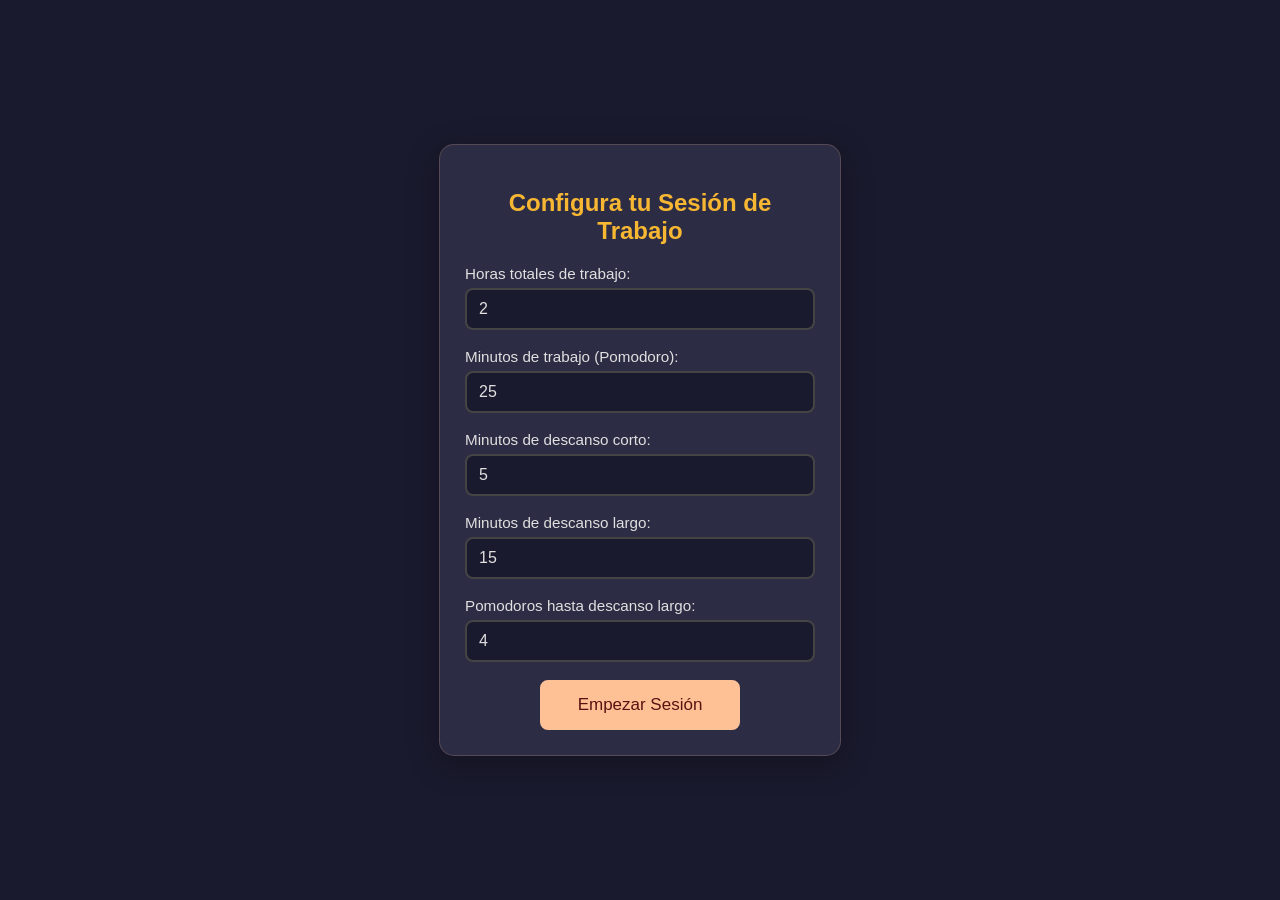
<file: index.html>
<!DOCTYPE html>
<html lang="es">
<head>
    <meta charset="UTF-8">
    <meta name="viewport" content="width=device-width, initial-scale=1.0">
    <title>k-pomodoro Timer</title>
    <link rel="stylesheet" href="style.css">
    <link rel="icon" href="./assets/logo_koala.png" type="image/x-icon">
</head>
<body>

    <div id="app-container">
        <!-- Nuevo Panel de Configuración Completo -->
        <div id="config-panel">
            <h2>Configura tu Sesión de Trabajo</h2>
            
            <div class="input-group">
                <label for="total-hours">Horas totales de trabajo:</label>
                <input type="number" id="total-hours" value="2" min="1" max="12">
            </div>
            
            <div class="input-group">
                <label for="work-minutes">Minutos de trabajo (Pomodoro):</label>
                <input type="number" id="work-minutes" value="25" min="5" max="60">
            </div>
            
            <div class="input-group">
                <label for="short-break-minutes">Minutos de descanso corto:</label>
                <input type="number" id="short-break-minutes" value="5" min="1" max="30">
            </div>
            
            <div class="input-group">
                <label for="long-break-minutes">Minutos de descanso largo:</label>
                <input type="number" id="long-break-minutes" value="15" min="5" max="60">
            </div>
            
            <div class="input-group">
                <label for="pomodoros-until-long">Pomodoros hasta descanso largo:</label>
                <input type="number" id="pomodoros-until-long" value="4" min="2" max="8">
            </div>
            
            <button id="set-time-btn">
                <span>Empezar Sesión</span>
                <div class="star-1"><svg viewBox="0 0 512 512" xml:space="preserve" height="25px" width="25px" version="1.1" xmlns="http://www.w3.org/2000/svg"><polygon points="256.001,0 332.099,183.473 512,197.334 377.222,322.617 412.329,512 256.001,411.23 99.673,512 134.78,322.617 0,197.334 179.903,183.473 "/></svg></div>
                <div class="star-2"><svg viewBox="0 0 512 512" xml:space="preserve" height="15px" width="15px" version="1.1" xmlns="http://www.w3.org/2000/svg"><polygon points="256.001,0 332.099,183.473 512,197.334 377.222,322.617 412.329,512 256.001,411.23 99.673,512 134.78,322.617 0,197.334 179.903,183.473 "/></svg></div>
                <div class="star-3"><svg viewBox="0 0 512 512" xml:space="preserve" height="5px" width="5px" version="1.1" xmlns="http://www.w3.org/2000/svg"><polygon points="256.001,0 332.099,183.473 512,197.334 377.222,322.617 412.329,512 256.001,411.23 99.673,512 134.78,322.617 0,197.334 179.903,183.473 "/></svg></div>
                <div class="star-4"><svg viewBox="0 0 512 512" xml:space="preserve" height="8px" width="8px" version="1.1" xmlns="http://www.w3.org/2000/svg"><polygon points="256.001,0 332.099,183.473 512,197.334 377.222,322.617 412.329,512 256.001,411.23 99.673,512 134.78,322.617 0,197.334 179.903,183.473 "/></svg></div>
                <div class="star-5"><svg viewBox="0 0 512 512" xml:space="preserve" height="15px" width="15px" version="1.1" xmlns="http://www.w3.org/2000/svg"><polygon points="256.001,0 332.099,183.473 512,197.334 377.222,322.617 412.329,512 256.001,411.23 99.673,512 134.78,322.617 0,197.334 179.903,183.473 "/></svg></div>
                <div class="star-6"><svg viewBox="0 0 512 512" xml:space="preserve" height="5px" width="5px" version="1.1" xmlns="http://www.w3.org/2000/svg"><polygon points="256.001,0 332.099,183.473 512,197.334 377.222,322.617 412.329,512 256.001,411.23 99.673,512 134.78,322.617 0,197.334 179.903,183.473 "/></svg></div>
            </button>
        </div>

        <!-- Display del Timer -->
        <div id="timer-display" class="hidden">
            <div id="session-info">
                <h3 id="session-type">Trabajo</h3>
                <p id="session-progress">Sesión 1 de 8</p>
            </div>
            
            <h1 id="timer-label">25:00</h1>
            
            <div id="beaker-container">
                <div id="liquid"></div>
                <div id="vapor-effect" class="hidden"></div>
                <div id="bubbles-effect" class="hidden"></div>
            </div>
            
            <!-- Repisa Visual de Progreso -->
            <div id="progress-shelf" class="hidden">
                <h4>Progreso de la Sesión</h4>
                <div id="test-tubes-container"></div>
            </div>
            
            <div id="controls">
                <button id="pause-btn">
                    <span>Pausar</span>
                    <div class="star-1"><svg viewBox="0 0 512 512" xml:space="preserve" height="25px" width="25px" version="1.1" xmlns="http://www.w3.org/2000/svg"><polygon points="256.001,0 332.099,183.473 512,197.334 377.222,322.617 412.329,512 256.001,411.23 99.673,512 134.78,322.617 0,197.334 179.903,183.473 "/></svg></div>
                    <div class="star-2"><svg viewBox="0 0 512 512" xml:space="preserve" height="15px" width="15px" version="1.1" xmlns="http://www.w3.org/2000/svg"><polygon points="256.001,0 332.099,183.473 512,197.334 377.222,322.617 412.329,512 256.001,411.23 99.673,512 134.78,322.617 0,197.334 179.903,183.473 "/></svg></div>
                    <div class="star-3"><svg viewBox="0 0 512 512" xml:space="preserve" height="5px" width="5px" version="1.1" xmlns="http://www.w3.org/2000/svg"><polygon points="256.001,0 332.099,183.473 512,197.334 377.222,322.617 412.329,512 256.001,411.23 99.673,512 134.78,322.617 0,197.334 179.903,183.473 "/></svg></div>
                    <div class="star-4"><svg viewBox="0 0 512 512" xml:space="preserve" height="8px" width="8px" version="1.1" xmlns="http://www.w3.org/2000/svg"><polygon points="256.001,0 332.099,183.473 512,197.334 377.222,322.617 412.329,512 256.001,411.23 99.673,512 134.78,322.617 0,197.334 179.903,183.473 "/></svg></div>
                    <div class="star-5"><svg viewBox="0 0 512 512" xml:space="preserve" height="15px" width="15px" version="1.1" xmlns="http://www.w3.org/2000/svg"><polygon points="256.001,0 332.099,183.473 512,197.334 377.222,322.617 412.329,512 256.001,411.23 99.673,512 134.78,322.617 0,197.334 179.903,183.473 "/></svg></div>
                    <div class="star-6"><svg viewBox="0 0 512 512" xml:space="preserve" height="5px" width="5px" version="1.1" xmlns="http://www.w3.org/2000/svg"><polygon points="256.001,0 332.099,183.473 512,197.334 377.222,322.617 412.329,512 256.001,411.23 99.673,512 134.78,322.617 0,197.334 179.903,183.473 "/></svg></div>
                </button>
                <button id="reset-btn">
                    <span>Reiniciar</span>
                    <div class="star-1"><svg viewBox="0 0 512 512" xml:space="preserve" height="25px" width="25px" version="1.1" xmlns="http://www.w3.org/2000/svg"><polygon points="256.001,0 332.099,183.473 512,197.334 377.222,322.617 412.329,512 256.001,411.23 99.673,512 134.78,322.617 0,197.334 179.903,183.473 "/></svg></div>
                    <div class="star-2"><svg viewBox="0 0 512 512" xml:space="preserve" height="15px" width="15px" version="1.1" xmlns="http://www.w3.org/2000/svg"><polygon points="256.001,0 332.099,183.473 512,197.334 377.222,322.617 412.329,512 256.001,411.23 99.673,512 134.78,322.617 0,197.334 179.903,183.473 "/></svg></div>
                    <div class="star-3"><svg viewBox="0 0 512 512" xml:space="preserve" height="5px" width="5px" version="1.1" xmlns="http://www.w3.org/2000/svg"><polygon points="256.001,0 332.099,183.473 512,197.334 377.222,322.617 412.329,512 256.001,411.23 99.673,512 134.78,322.617 0,197.334 179.903,183.473 "/></svg></div>
                    <div class="star-4"><svg viewBox="0 0 512 512" xml:space="preserve" height="8px" width="8px" version="1.1" xmlns="http://www.w3.org/2000/svg"><polygon points="256.001,0 332.099,183.473 512,197.334 377.222,322.617 412.329,512 256.001,411.23 99.673,512 134.78,322.617 0,197.334 179.903,183.473 "/></svg></div>
                    <div class="star-5"><svg viewBox="0 0 512 512" xml:space="preserve" height="15px" width="15px" version="1.1" xmlns="http://www.w3.org/2000/svg"><polygon points="256.001,0 332.099,183.473 512,197.334 377.222,322.617 412.329,512 256.001,411.23 99.673,512 134.78,322.617 0,197.334 179.903,183.473 "/></svg></div>
                    <div class="star-6"><svg viewBox="0 0 512 512" xml:space="preserve" height="5px" width="5px" version="1.1" xmlns="http://www.w3.org/2000/svg"><polygon points="256.001,0 332.099,183.473 512,197.334 377.222,322.617 412.329,512 256.001,411.23 99.673,512 134.78,322.617 0,197.334 179.903,183.473 "/></svg></div>
                </button>
                <button id="skip-btn">
                    <span>Saltar</span>
                    <div class="star-1"><svg viewBox="0 0 512 512" xml:space="preserve" height="25px" width="25px" version="1.1" xmlns="http://www.w3.org/2000/svg"><polygon points="256.001,0 332.099,183.473 512,197.334 377.222,322.617 412.329,512 256.001,411.23 99.673,512 134.78,322.617 0,197.334 179.903,183.473 "/></svg></div>
                    <div class="star-2"><svg viewBox="0 0 512 512" xml:space="preserve" height="15px" width="15px" version="1.1" xmlns="http://www.w3.org/2000/svg"><polygon points="256.001,0 332.099,183.473 512,197.334 377.222,322.617 412.329,512 256.001,411.23 99.673,512 134.78,322.617 0,197.334 179.903,183.473 "/></svg></div>
                    <div class="star-3"><svg viewBox="0 0 512 512" xml:space="preserve" height="5px" width="5px" version="1.1" xmlns="http://www.w3.org/2000/svg"><polygon points="256.001,0 332.099,183.473 512,197.334 377.222,322.617 412.329,512 256.001,411.23 99.673,512 134.78,322.617 0,197.334 179.903,183.473 "/></svg></div>
                    <div class="star-4"><svg viewBox="0 0 512 512" xml:space="preserve" height="8px" width="8px" version="1.1" xmlns="http://www.w3.org/2000/svg"><polygon points="256.001,0 332.099,183.473 512,197.334 377.222,322.617 412.329,512 256.001,411.23 99.673,512 134.78,322.617 0,197.334 179.903,183.473 "/></svg></div>
                    <div class="star-5"><svg viewBox="0 0 512 512" xml:space="preserve" height="15px" width="15px" version="1.1" xmlns="http://www.w3.org/2000/svg"><polygon points="256.001,0 332.099,183.473 512,197.334 377.222,322.617 412.329,512 256.001,411.23 99.673,512 134.78,322.617 0,197.334 179.903,183.473 "/></svg></div>
                    <div class="star-6"><svg viewBox="0 0 512 512" xml:space="preserve" height="5px" width="5px" version="1.1" xmlns="http://www.w3.org/2000/svg"><polygon points="256.001,0 332.099,183.473 512,197.334 377.222,322.617 412.329,512 256.001,411.23 99.673,512 134.78,322.617 0,197.334 179.903,183.473 "/></svg></div>
                </button>
                <button id="pip-btn">
                    <span>Mini Pantalla</span>
                    <div class="star-1"><svg viewBox="0 0 512 512" xml:space="preserve" height="25px" width="25px" version="1.1" xmlns="http://www.w3.org/2000/svg"><polygon points="256.001,0 332.099,183.473 512,197.334 377.222,322.617 412.329,512 256.001,411.23 99.673,512 134.78,322.617 0,197.334 179.903,183.473 "/></svg></div>
                    <div class="star-2"><svg viewBox="0 0 512 512" xml:space="preserve" height="15px" width="15px" version="1.1" xmlns="http://www.w3.org/2000/svg"><polygon points="256.001,0 332.099,183.473 512,197.334 377.222,322.617 412.329,512 256.001,411.23 99.673,512 134.78,322.617 0,197.334 179.903,183.473 "/></svg></div>
                    <div class="star-3"><svg viewBox="0 0 512 512" xml:space="preserve" height="5px" width="5px" version="1.1" xmlns="http://www.w3.org/2000/svg"><polygon points="256.001,0 332.099,183.473 512,197.334 377.222,322.617 412.329,512 256.001,411.23 99.673,512 134.78,322.617 0,197.334 179.903,183.473 "/></svg></div>
                    <div class="star-4"><svg viewBox="0 0 512 512" xml:space="preserve" height="8px" width="8px" version="1.1" xmlns="http://www.w3.org/2000/svg"><polygon points="256.001,0 332.099,183.473 512,197.334 377.222,322.617 412.329,512 256.001,411.23 99.673,512 134.78,322.617 0,197.334 179.903,183.473 "/></svg></div>
                    <div class="star-5"><svg viewBox="0 0 512 512" xml:space="preserve" height="15px" width="15px" version="1.1" xmlns="http://www.w3.org/2000/svg"><polygon points="256.001,0 332.099,183.473 512,197.334 377.222,322.617 412.329,512 256.001,411.23 99.673,512 134.78,322.617 0,197.334 179.903,183.473 "/></svg></div>
                    <div class="star-6"><svg viewBox="0 0 512 512" xml:space="preserve" height="5px" width="5px" version="1.1" xmlns="http://www.w3.org/2000/svg"><polygon points="256.001,0 332.099,183.473 512,197.334 377.222,322.617 412.329,512 256.001,411.23 99.673,512 134.78,322.617 0,197.334 179.903,183.473 "/></svg></div>
                </button>
            </div>
        </div>
        
        <!-- Pantalla de Finalización -->
        <div id="completion-screen" class="hidden">
            <h2>¡Sesión Completada!</h2>
            <p id="completion-summary"></p>
            <button id="new-session-btn">
                <span>Nueva Sesión</span>
                <div class="star-1"><svg viewBox="0 0 512 512" xml:space="preserve" height="25px" width="25px" version="1.1" xmlns="http://www.w3.org/2000/svg"><polygon points="256.001,0 332.099,183.473 512,197.334 377.222,322.617 412.329,512 256.001,411.23 99.673,512 134.78,322.617 0,197.334 179.903,183.473 "/></svg></div>
                <div class="star-2"><svg viewBox="0 0 512 512" xml:space="preserve" height="15px" width="15px" version="1.1" xmlns="http://www.w3.org/2000/svg"><polygon points="256.001,0 332.099,183.473 512,197.334 377.222,322.617 412.329,512 256.001,411.23 99.673,512 134.78,322.617 0,197.334 179.903,183.473 "/></svg></div>
                <div class="star-3"><svg viewBox="0 0 512 512" xml:space="preserve" height="5px" width="5px" version="1.1" xmlns="http://www.w3.org/2000/svg"><polygon points="256.001,0 332.099,183.473 512,197.334 377.222,322.617 412.329,512 256.001,411.23 99.673,512 134.78,322.617 0,197.334 179.903,183.473 "/></svg></div>
                <div class="star-4"><svg viewBox="0 0 512 512" xml:space="preserve" height="8px" width="8px" version="1.1" xmlns="http://www.w3.org/2000/svg"><polygon points="256.001,0 332.099,183.473 512,197.334 377.222,322.617 412.329,512 256.001,411.23 99.673,512 134.78,322.617 0,197.334 179.903,183.473 "/></svg></div>
                <div class="star-5"><svg viewBox="0 0 512 512" xml:space="preserve" height="15px" width="15px" version="1.1" xmlns="http://www.w3.org/2000/svg"><polygon points="256.001,0 332.099,183.473 512,197.334 377.222,322.617 412.329,512 256.001,411.23 99.673,512 134.78,322.617 0,197.334 179.903,183.473 "/></svg></div>
                <div class="star-6"><svg viewBox="0 0 512 512" xml:space="preserve" height="5px" width="5px" version="1.1" xmlns="http://www.w3.org/2000/svg"><polygon points="256.001,0 332.099,183.473 512,197.334 377.222,322.617 412.329,512 256.001,411.23 99.673,512 134.78,322.617 0,197.334 179.903,183.473 "/></svg></div>
            </button>
        </div>
    </div>

    <!-- Canvas para Picture-in-Picture -->
    <canvas id="pip-canvas" style="display: none;"></canvas>
    
    <!-- Elementos de Audio -->
    <audio id="sound-start" preload="auto">
        <source src="./assets/in.mp3" type="audio/mpeg">
    </audio>
    <audio id="sound-short-break" preload="auto">
        <source src="./assets/des.mp3" type="audio/mpeg">
    </audio>
    <audio id="sound-long-break" preload="auto">
        <source src="./assets/larg.mp3" type="audio/mpeg">
    </audio>
    
    <script src="script.js"></script>
</body>
</html>
</file>
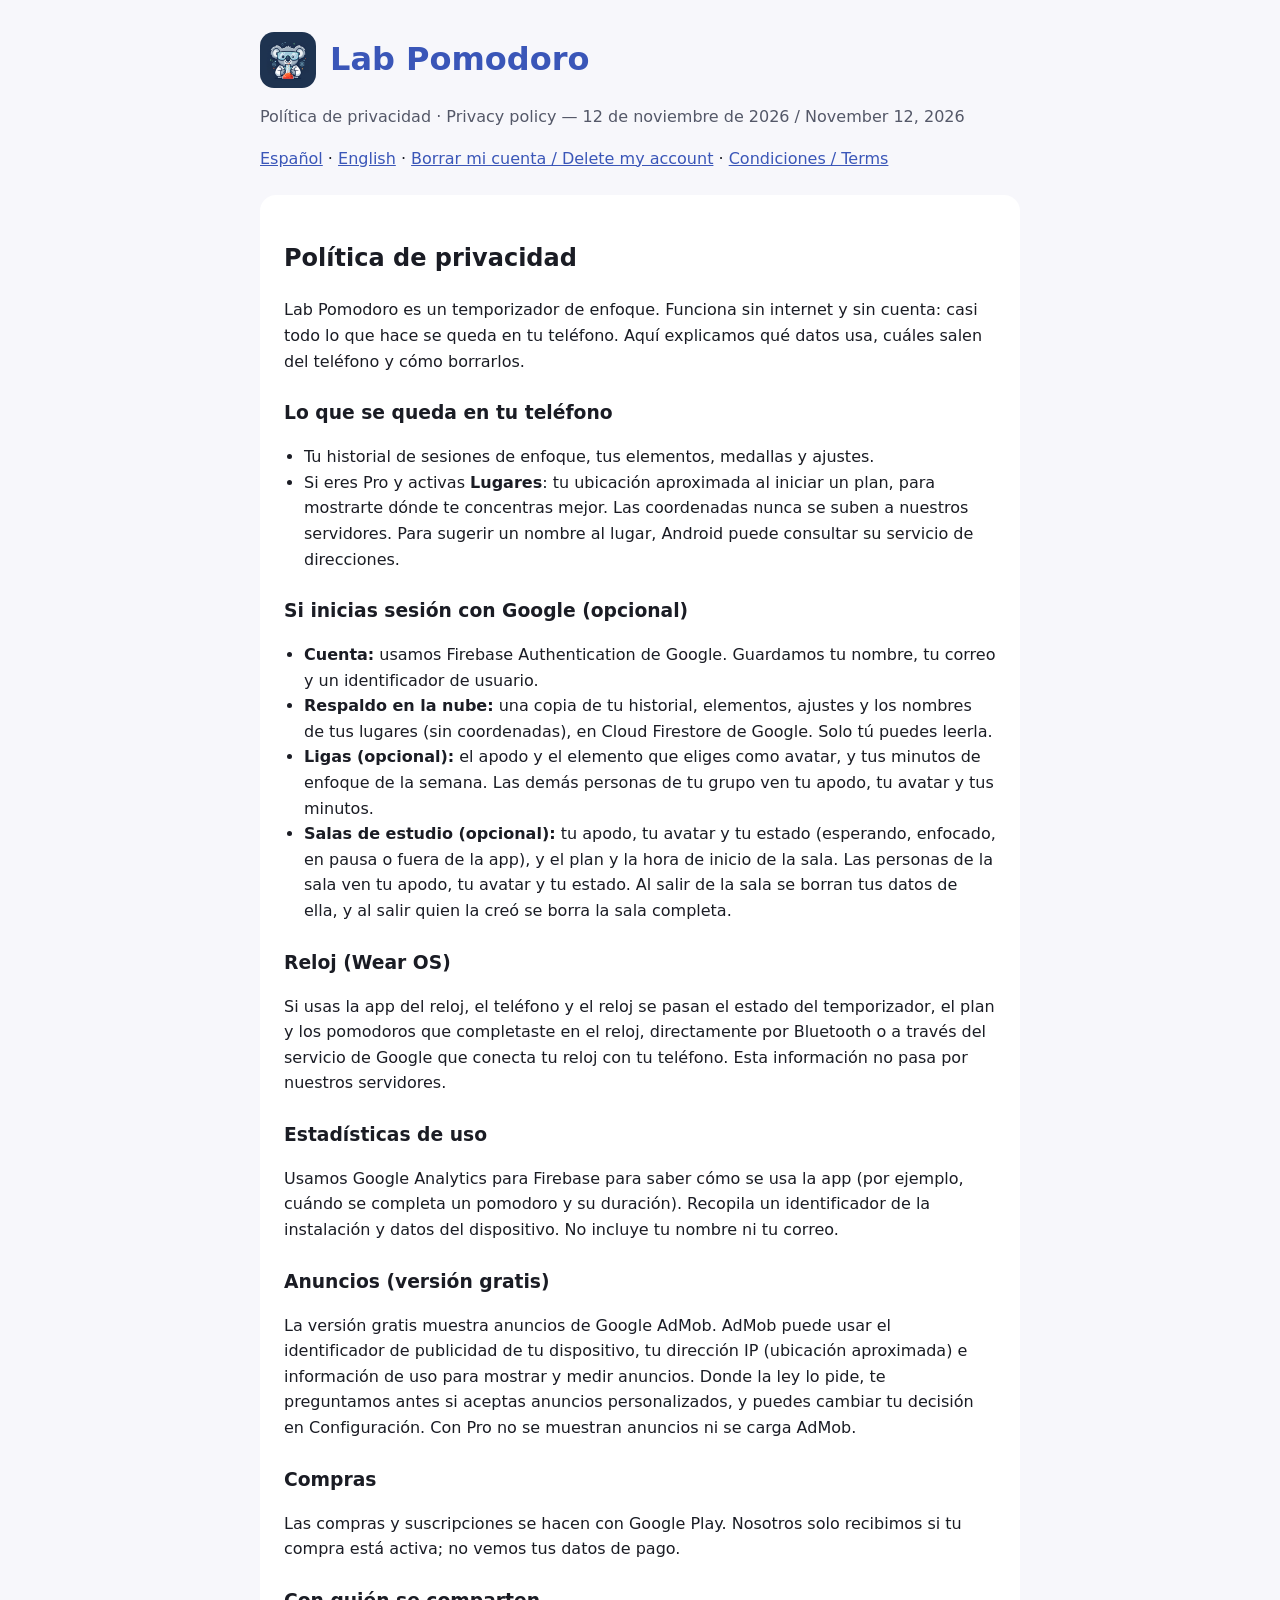
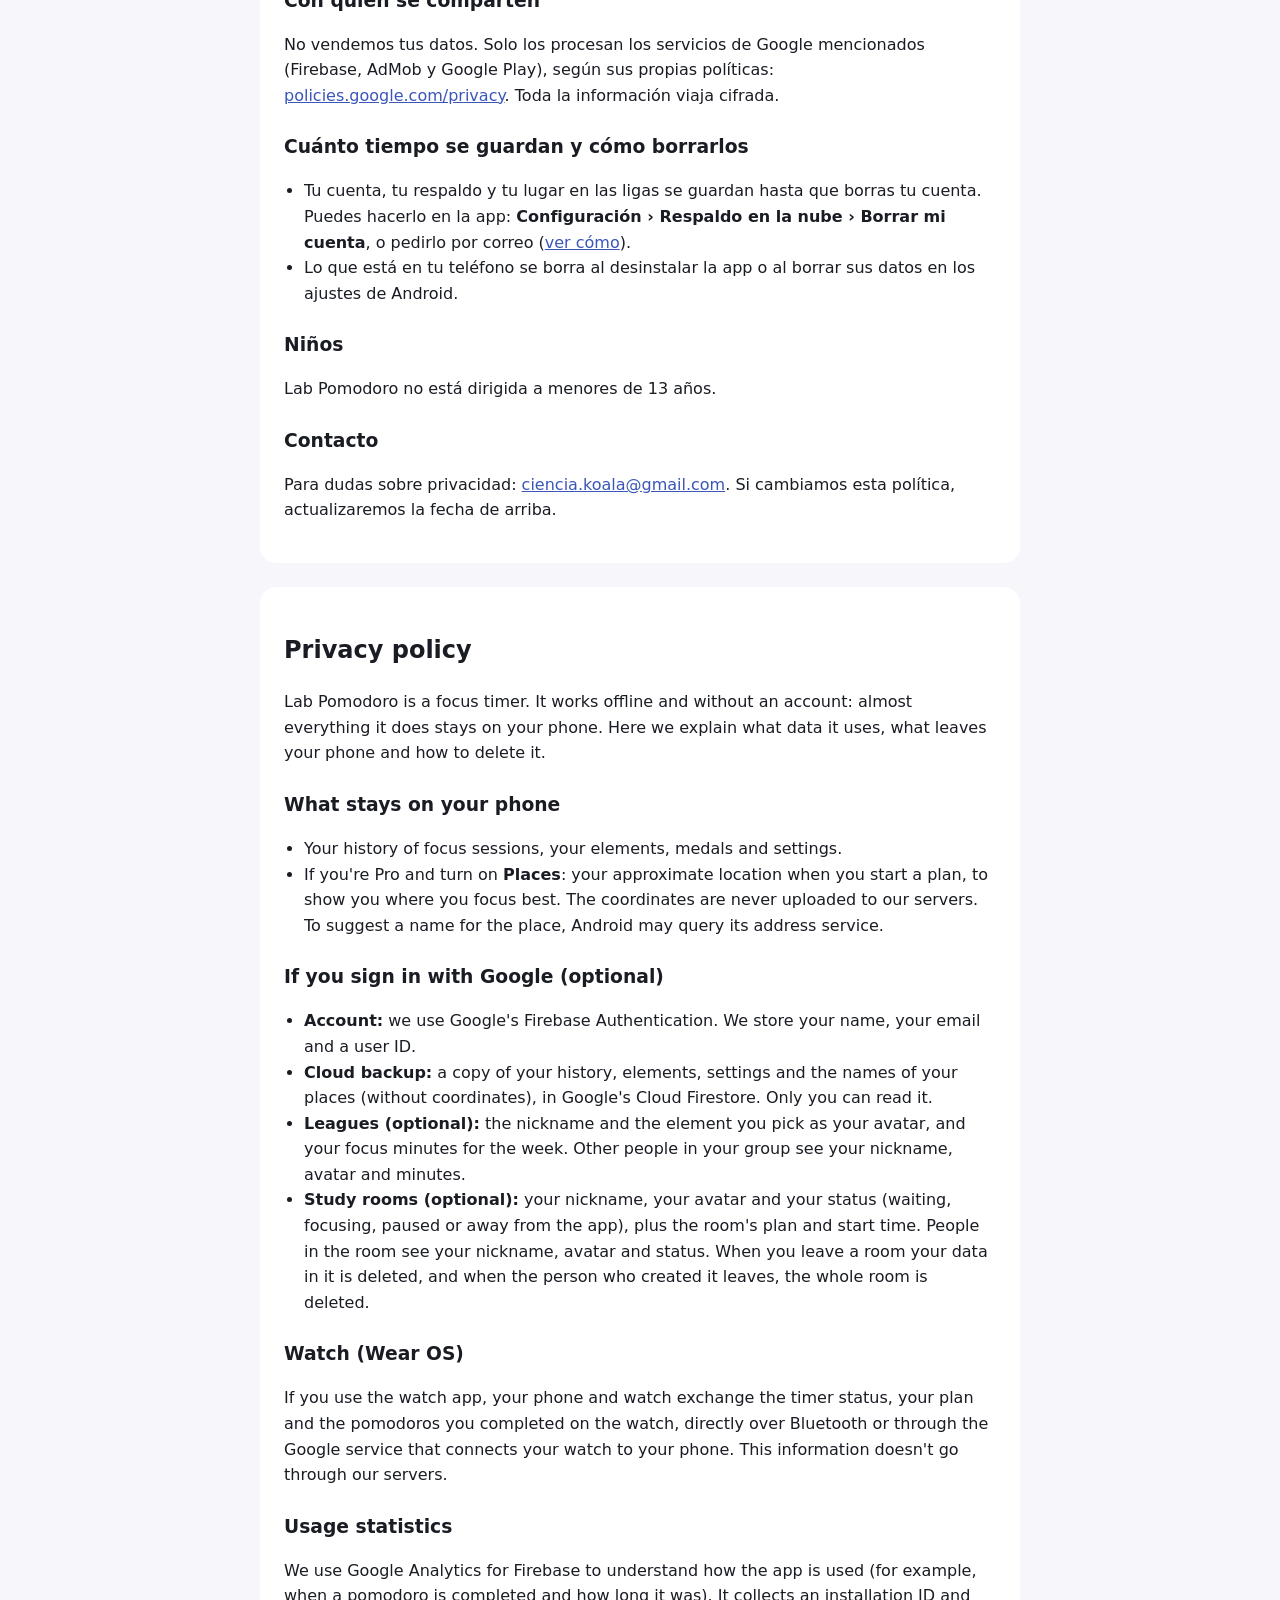
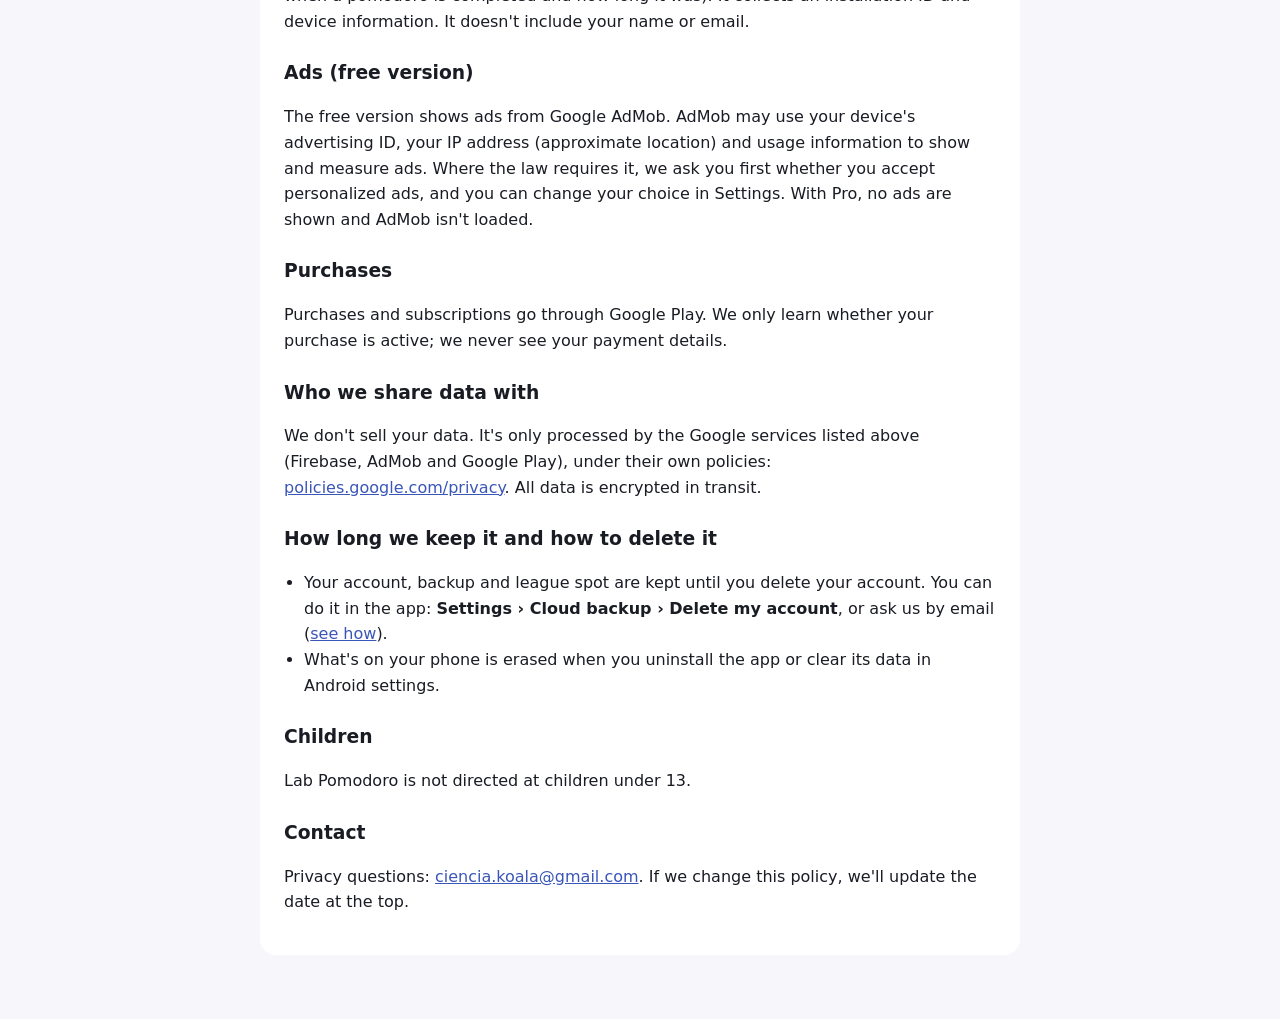
<file: privacy/index.html>
<!doctype html>
<html lang="es">
<head>
<meta charset="utf-8">
<meta name="viewport" content="width=device-width, initial-scale=1">
<link rel="icon" href="favicon.png">
<title>Lab Pomodoro · Política de privacidad / Privacy policy</title>
<style>
  :root { --bg: #0c0e16; --fg: #e6e8f2; --muted: #a9adc2; --accent: #b2c5ff; --card: #171a26; }
  @media (prefers-color-scheme: light) {
    :root { --bg: #f7f7fb; --fg: #1a1c24; --muted: #545868; --accent: #3a56b8; --card: #ffffff; }
  }
  body { margin: 0; background: var(--bg); color: var(--fg); font: 16px/1.6 system-ui, -apple-system, "Segoe UI", Roboto, sans-serif; }
  main { max-width: 760px; margin: 0 auto; padding: 32px 16px 64px; }
  h1 { color: var(--accent); margin-bottom: 4px; }
  h2 { margin-top: 36px; }
  h3 { margin-top: 24px; margin-bottom: 4px; }
  p, li { color: var(--fg); }
  .muted { color: var(--muted); }
  nav a, a { color: var(--accent); }
  section { background: var(--card); border-radius: 16px; padding: 8px 24px 24px; margin-top: 24px; }
  ul { padding-left: 20px; }
  .brand { display: flex; align-items: center; gap: 14px; margin-bottom: 4px; }
  .brand img { border-radius: 14px; }
  .brand h1 { margin: 0; }
</style>
</head>
<body>
<main>
  <div class="brand"><img src="icon.png" alt="" width="56" height="56"><h1>Lab Pomodoro</h1></div>
  <p class="muted">Política de privacidad · Privacy policy — 12 de noviembre de 2026 / November 12, 2026</p>
  <nav><a href="#es">Español</a> · <a href="#en">English</a> · <a href="delete-account.html">Borrar mi cuenta / Delete my account</a> · <a href="terms.html">Condiciones / Terms</a></nav>

  <section id="es" lang="es">
    <h2>Política de privacidad</h2>
    <p>Lab Pomodoro es un temporizador de enfoque. Funciona sin internet y sin cuenta: casi todo lo que hace se queda en tu teléfono. Aquí explicamos qué datos usa, cuáles salen del teléfono y cómo borrarlos.</p>

    <h3>Lo que se queda en tu teléfono</h3>
    <ul>
      <li>Tu historial de sesiones de enfoque, tus elementos, medallas y ajustes.</li>
      <li>Si eres Pro y activas <strong>Lugares</strong>: tu ubicación aproximada al iniciar un plan, para mostrarte dónde te concentras mejor. Las coordenadas nunca se suben a nuestros servidores. Para sugerir un nombre al lugar, Android puede consultar su servicio de direcciones.</li>
    </ul>

    <h3>Si inicias sesión con Google (opcional)</h3>
    <ul>
      <li><strong>Cuenta:</strong> usamos Firebase Authentication de Google. Guardamos tu nombre, tu correo y un identificador de usuario.</li>
      <li><strong>Respaldo en la nube:</strong> una copia de tu historial, elementos, ajustes y los nombres de tus lugares (sin coordenadas), en Cloud Firestore de Google. Solo tú puedes leerla.</li>
      <li><strong>Ligas (opcional):</strong> el apodo y el elemento que eliges como avatar, y tus minutos de enfoque de la semana. Las demás personas de tu grupo ven tu apodo, tu avatar y tus minutos.</li>
      <li><strong>Salas de estudio (opcional):</strong> tu apodo, tu avatar y tu estado (esperando, enfocado, en pausa o fuera de la app), y el plan y la hora de inicio de la sala. Las personas de la sala ven tu apodo, tu avatar y tu estado. Al salir de la sala se borran tus datos de ella, y al salir quien la creó se borra la sala completa.</li>
    </ul>

    <h3>Reloj (Wear OS)</h3>
    <p>Si usas la app del reloj, el teléfono y el reloj se pasan el estado del temporizador, el plan y los pomodoros que completaste en el reloj, directamente por Bluetooth o a través del servicio de Google que conecta tu reloj con tu teléfono. Esta información no pasa por nuestros servidores.</p>

    <h3>Estadísticas de uso</h3>
    <p>Usamos Google Analytics para Firebase para saber cómo se usa la app (por ejemplo, cuándo se completa un pomodoro y su duración). Recopila un identificador de la instalación y datos del dispositivo. No incluye tu nombre ni tu correo.</p>

    <h3>Anuncios (versión gratis)</h3>
    <p>La versión gratis muestra anuncios de Google AdMob. AdMob puede usar el identificador de publicidad de tu dispositivo, tu dirección IP (ubicación aproximada) e información de uso para mostrar y medir anuncios. Donde la ley lo pide, te preguntamos antes si aceptas anuncios personalizados, y puedes cambiar tu decisión en Configuración. Con Pro no se muestran anuncios ni se carga AdMob.</p>

    <h3>Compras</h3>
    <p>Las compras y suscripciones se hacen con Google Play. Nosotros solo recibimos si tu compra está activa; no vemos tus datos de pago.</p>

    <h3>Con quién se comparten</h3>
    <p>No vendemos tus datos. Solo los procesan los servicios de Google mencionados (Firebase, AdMob y Google Play), según sus propias políticas: <a href="https://policies.google.com/privacy">policies.google.com/privacy</a>. Toda la información viaja cifrada.</p>

    <h3>Cuánto tiempo se guardan y cómo borrarlos</h3>
    <ul>
      <li>Tu cuenta, tu respaldo y tu lugar en las ligas se guardan hasta que borras tu cuenta. Puedes hacerlo en la app: <strong>Configuración › Respaldo en la nube › Borrar mi cuenta</strong>, o pedirlo por correo (<a href="delete-account.html">ver cómo</a>).</li>
      <li>Lo que está en tu teléfono se borra al desinstalar la app o al borrar sus datos en los ajustes de Android.</li>
    </ul>

    <h3>Niños</h3>
    <p>Lab Pomodoro no está dirigida a menores de 13 años.</p>

    <h3>Contacto</h3>
    <p>Para dudas sobre privacidad: <a href="mailto:ciencia.koala@gmail.com">ciencia.koala@gmail.com</a>. Si cambiamos esta política, actualizaremos la fecha de arriba.</p>
  </section>

  <section id="en" lang="en">
    <h2>Privacy policy</h2>
    <p>Lab Pomodoro is a focus timer. It works offline and without an account: almost everything it does stays on your phone. Here we explain what data it uses, what leaves your phone and how to delete it.</p>

    <h3>What stays on your phone</h3>
    <ul>
      <li>Your history of focus sessions, your elements, medals and settings.</li>
      <li>If you're Pro and turn on <strong>Places</strong>: your approximate location when you start a plan, to show you where you focus best. The coordinates are never uploaded to our servers. To suggest a name for the place, Android may query its address service.</li>
    </ul>

    <h3>If you sign in with Google (optional)</h3>
    <ul>
      <li><strong>Account:</strong> we use Google's Firebase Authentication. We store your name, your email and a user ID.</li>
      <li><strong>Cloud backup:</strong> a copy of your history, elements, settings and the names of your places (without coordinates), in Google's Cloud Firestore. Only you can read it.</li>
      <li><strong>Leagues (optional):</strong> the nickname and the element you pick as your avatar, and your focus minutes for the week. Other people in your group see your nickname, avatar and minutes.</li>
      <li><strong>Study rooms (optional):</strong> your nickname, your avatar and your status (waiting, focusing, paused or away from the app), plus the room's plan and start time. People in the room see your nickname, avatar and status. When you leave a room your data in it is deleted, and when the person who created it leaves, the whole room is deleted.</li>
    </ul>

    <h3>Watch (Wear OS)</h3>
    <p>If you use the watch app, your phone and watch exchange the timer status, your plan and the pomodoros you completed on the watch, directly over Bluetooth or through the Google service that connects your watch to your phone. This information doesn't go through our servers.</p>

    <h3>Usage statistics</h3>
    <p>We use Google Analytics for Firebase to understand how the app is used (for example, when a pomodoro is completed and how long it was). It collects an installation ID and device information. It doesn't include your name or email.</p>

    <h3>Ads (free version)</h3>
    <p>The free version shows ads from Google AdMob. AdMob may use your device's advertising ID, your IP address (approximate location) and usage information to show and measure ads. Where the law requires it, we ask you first whether you accept personalized ads, and you can change your choice in Settings. With Pro, no ads are shown and AdMob isn't loaded.</p>

    <h3>Purchases</h3>
    <p>Purchases and subscriptions go through Google Play. We only learn whether your purchase is active; we never see your payment details.</p>

    <h3>Who we share data with</h3>
    <p>We don't sell your data. It's only processed by the Google services listed above (Firebase, AdMob and Google Play), under their own policies: <a href="https://policies.google.com/privacy">policies.google.com/privacy</a>. All data is encrypted in transit.</p>

    <h3>How long we keep it and how to delete it</h3>
    <ul>
      <li>Your account, backup and league spot are kept until you delete your account. You can do it in the app: <strong>Settings › Cloud backup › Delete my account</strong>, or ask us by email (<a href="delete-account.html">see how</a>).</li>
      <li>What's on your phone is erased when you uninstall the app or clear its data in Android settings.</li>
    </ul>

    <h3>Children</h3>
    <p>Lab Pomodoro is not directed at children under 13.</p>

    <h3>Contact</h3>
    <p>Privacy questions: <a href="mailto:ciencia.koala@gmail.com">ciencia.koala@gmail.com</a>. If we change this policy, we'll update the date at the top.</p>
  </section>
</main>
</body>
</html>
</file>
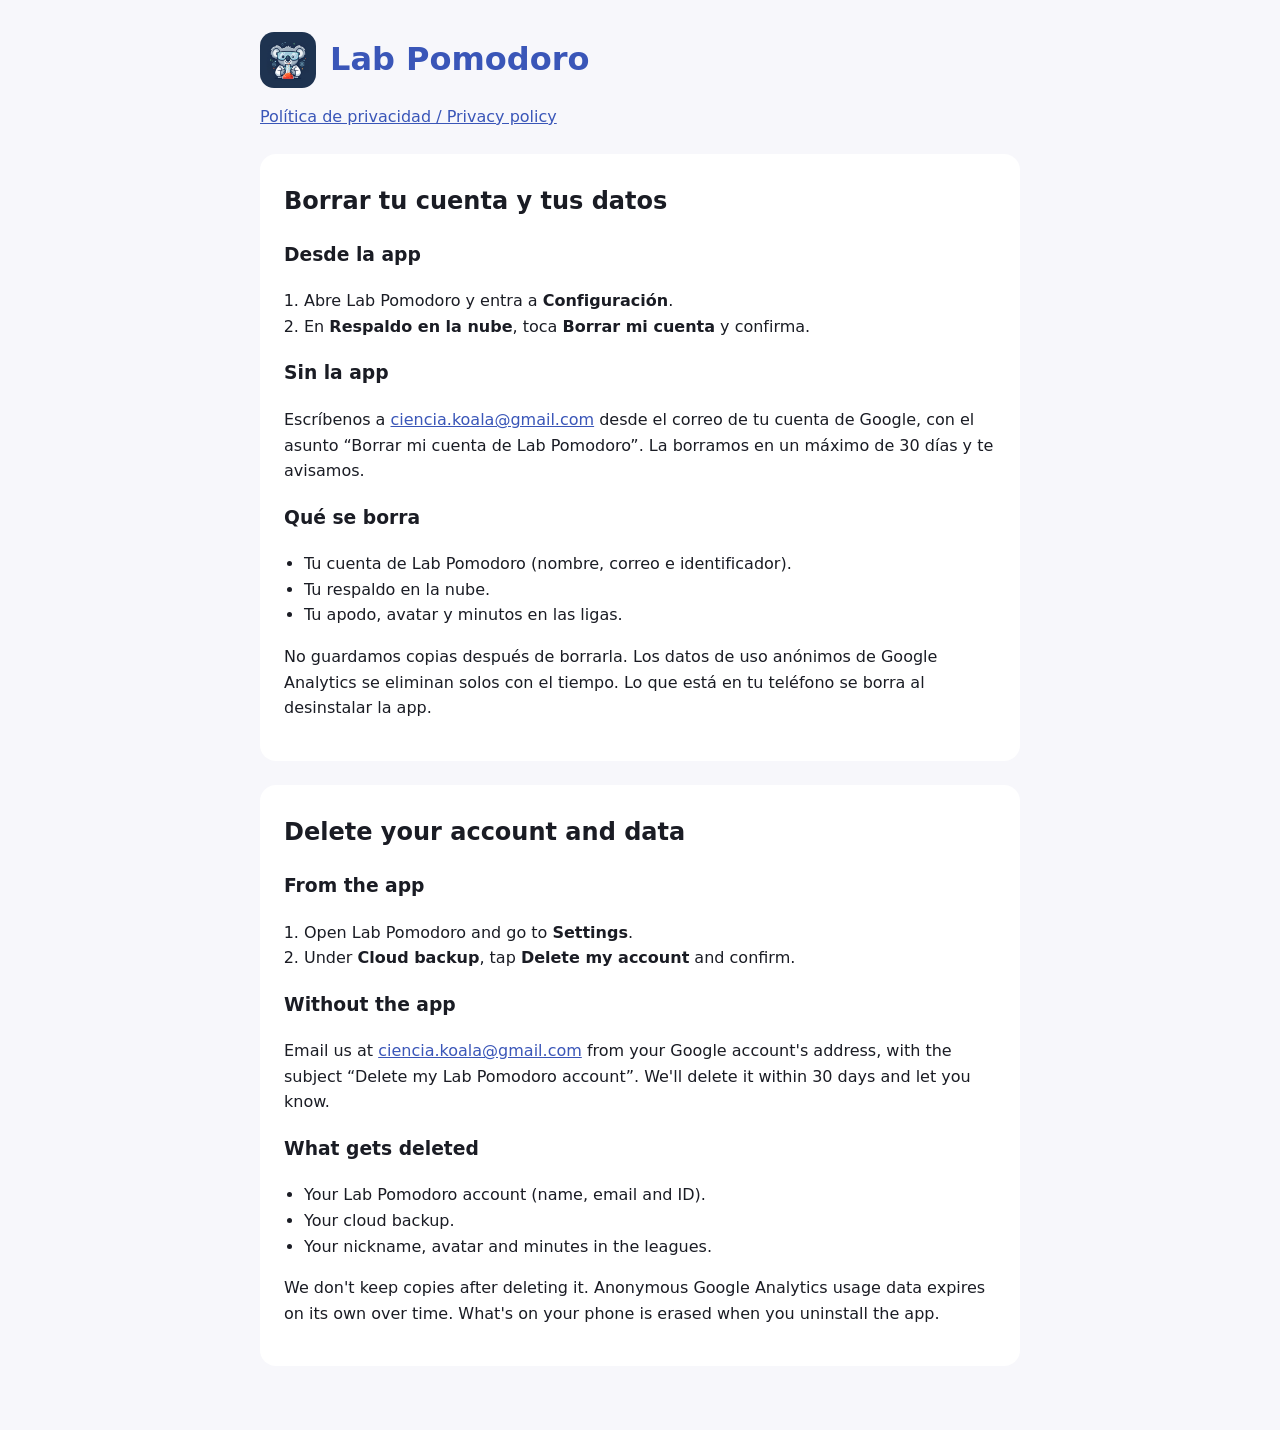
<file: privacy/delete-account.html>
<!doctype html>
<html lang="es">
<head>
<meta charset="utf-8">
<meta name="viewport" content="width=device-width, initial-scale=1">
<link rel="icon" href="favicon.png">
<title>Lab Pomodoro · Borrar tu cuenta / Delete your account</title>
<style>
  :root { --bg: #0c0e16; --fg: #e6e8f2; --muted: #a9adc2; --accent: #b2c5ff; --card: #171a26; }
  @media (prefers-color-scheme: light) {
    :root { --bg: #f7f7fb; --fg: #1a1c24; --muted: #545868; --accent: #3a56b8; --card: #ffffff; }
  }
  body { margin: 0; background: var(--bg); color: var(--fg); font: 16px/1.6 system-ui, -apple-system, "Segoe UI", Roboto, sans-serif; }
  main { max-width: 760px; margin: 0 auto; padding: 32px 16px 64px; }
  h1 { color: var(--accent); margin-bottom: 4px; }
  a { color: var(--accent); }
  .muted { color: var(--muted); }
  section { background: var(--card); border-radius: 16px; padding: 8px 24px 24px; margin-top: 24px; }
  ol, ul { padding-left: 20px; }
  .brand { display: flex; align-items: center; gap: 14px; margin-bottom: 4px; }
  .brand img { border-radius: 14px; }
  .brand h1 { margin: 0; }
</style>
</head>
<body>
<main>
  <div class="brand"><img src="icon.png" alt="" width="56" height="56"><h1>Lab Pomodoro</h1></div>
  <p class="muted"><a href="./">Política de privacidad / Privacy policy</a></p>

  <section lang="es">
    <h2>Borrar tu cuenta y tus datos</h2>
    <h3>Desde la app</h3>
    <ol>
      <li>Abre Lab Pomodoro y entra a <strong>Configuración</strong>.</li>
      <li>En <strong>Respaldo en la nube</strong>, toca <strong>Borrar mi cuenta</strong> y confirma.</li>
    </ol>
    <h3>Sin la app</h3>
    <p>Escríbenos a <a href="mailto:ciencia.koala@gmail.com?subject=Borrar%20mi%20cuenta%20de%20Lab%20Pomodoro">ciencia.koala@gmail.com</a> desde el correo de tu cuenta de Google, con el asunto “Borrar mi cuenta de Lab Pomodoro”. La borramos en un máximo de 30 días y te avisamos.</p>
    <h3>Qué se borra</h3>
    <ul>
      <li>Tu cuenta de Lab Pomodoro (nombre, correo e identificador).</li>
      <li>Tu respaldo en la nube.</li>
      <li>Tu apodo, avatar y minutos en las ligas.</li>
    </ul>
    <p>No guardamos copias después de borrarla. Los datos de uso anónimos de Google Analytics se eliminan solos con el tiempo. Lo que está en tu teléfono se borra al desinstalar la app.</p>
  </section>

  <section lang="en">
    <h2>Delete your account and data</h2>
    <h3>From the app</h3>
    <ol>
      <li>Open Lab Pomodoro and go to <strong>Settings</strong>.</li>
      <li>Under <strong>Cloud backup</strong>, tap <strong>Delete my account</strong> and confirm.</li>
    </ol>
    <h3>Without the app</h3>
    <p>Email us at <a href="mailto:ciencia.koala@gmail.com?subject=Delete%20my%20Lab%20Pomodoro%20account">ciencia.koala@gmail.com</a> from your Google account's address, with the subject “Delete my Lab Pomodoro account”. We'll delete it within 30 days and let you know.</p>
    <h3>What gets deleted</h3>
    <ul>
      <li>Your Lab Pomodoro account (name, email and ID).</li>
      <li>Your cloud backup.</li>
      <li>Your nickname, avatar and minutes in the leagues.</li>
    </ul>
    <p>We don't keep copies after deleting it. Anonymous Google Analytics usage data expires on its own over time. What's on your phone is erased when you uninstall the app.</p>
  </section>
</main>
</body>
</html>
</file>
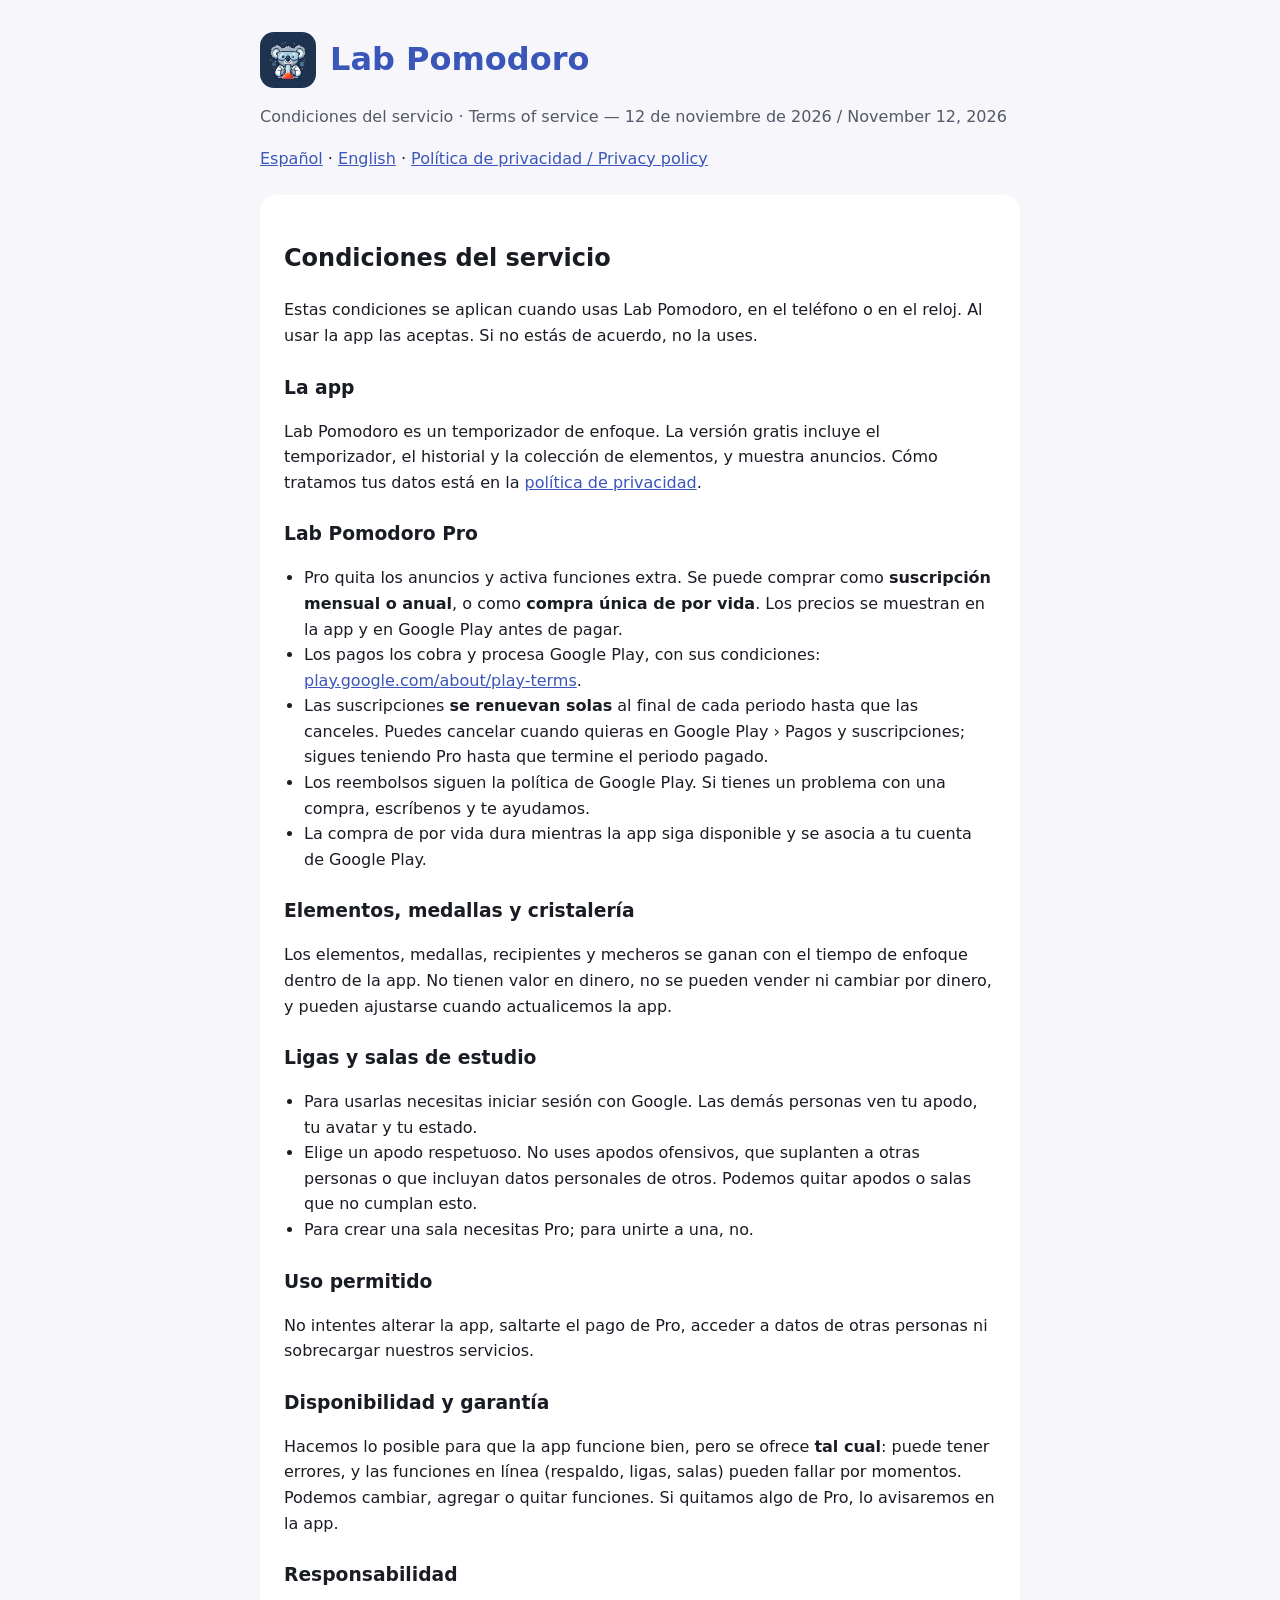
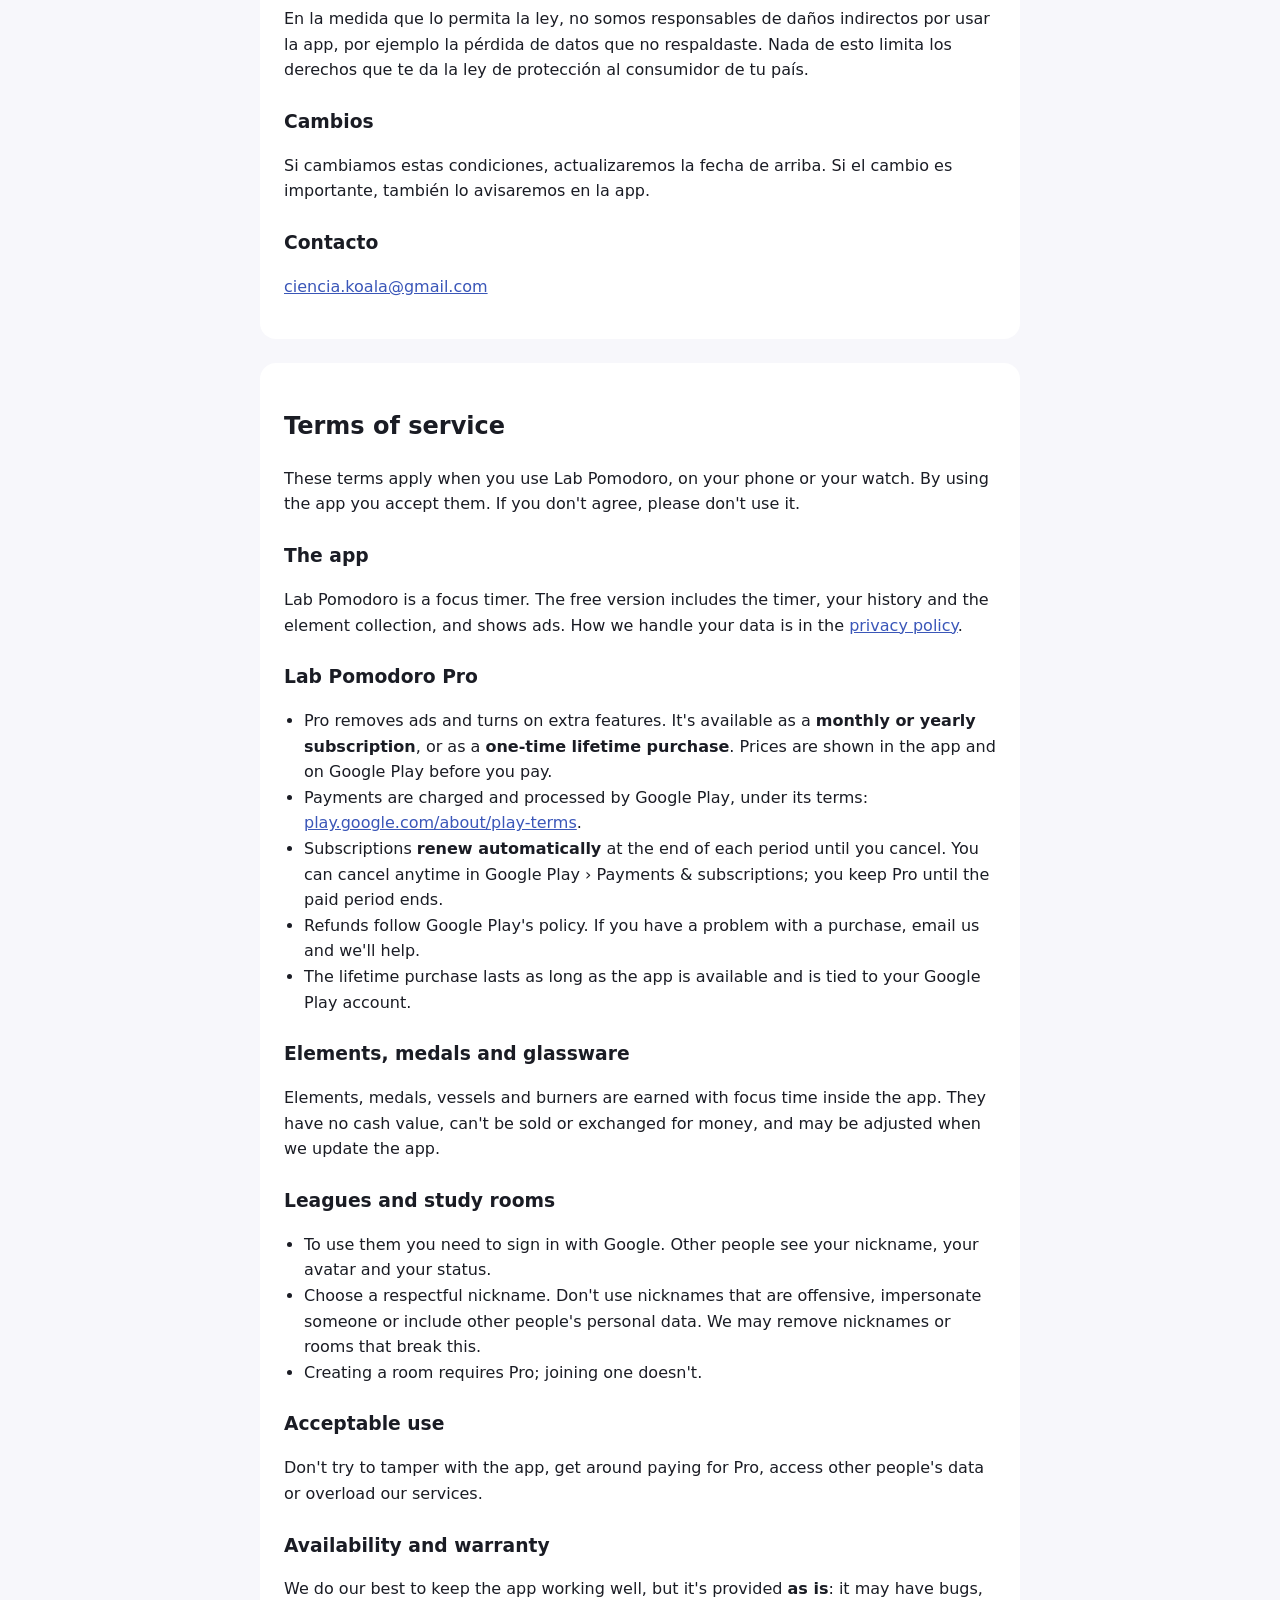
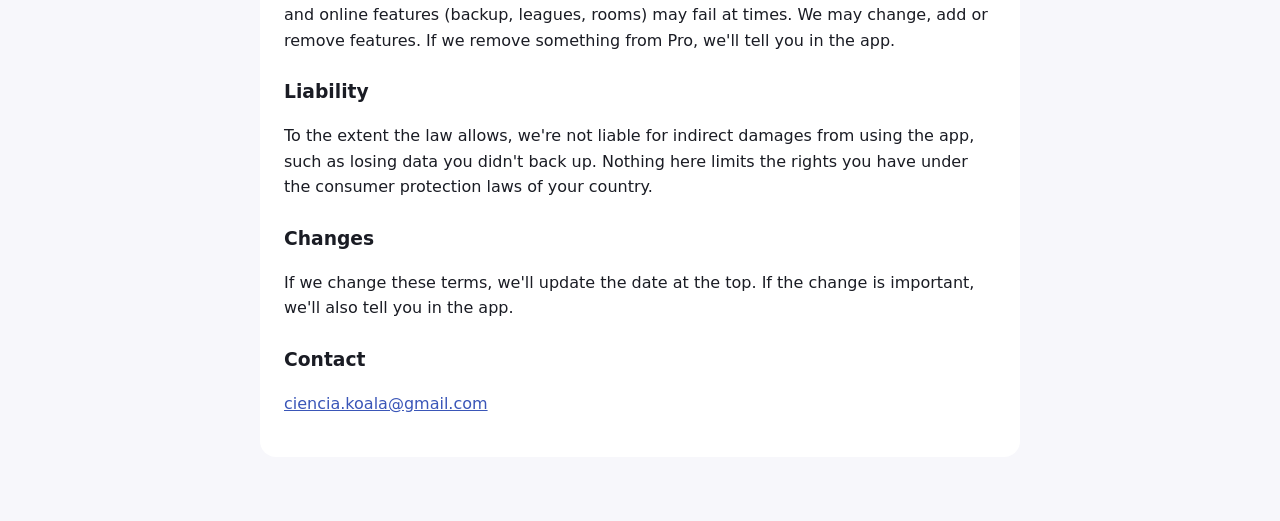
<file: privacy/terms.html>
<!doctype html>
<html lang="es">
<head>
<meta charset="utf-8">
<meta name="viewport" content="width=device-width, initial-scale=1">
<link rel="icon" href="favicon.png">
<title>Lab Pomodoro · Condiciones del servicio / Terms of service</title>
<style>
  :root { --bg: #0c0e16; --fg: #e6e8f2; --muted: #a9adc2; --accent: #b2c5ff; --card: #171a26; }
  @media (prefers-color-scheme: light) {
    :root { --bg: #f7f7fb; --fg: #1a1c24; --muted: #545868; --accent: #3a56b8; --card: #ffffff; }
  }
  body { margin: 0; background: var(--bg); color: var(--fg); font: 16px/1.6 system-ui, -apple-system, "Segoe UI", Roboto, sans-serif; }
  main { max-width: 760px; margin: 0 auto; padding: 32px 16px 64px; }
  h1 { color: var(--accent); margin-bottom: 4px; }
  h2 { margin-top: 36px; }
  h3 { margin-top: 24px; margin-bottom: 4px; }
  p, li { color: var(--fg); }
  .muted { color: var(--muted); }
  nav a, a { color: var(--accent); }
  section { background: var(--card); border-radius: 16px; padding: 8px 24px 24px; margin-top: 24px; }
  ul { padding-left: 20px; }
  .brand { display: flex; align-items: center; gap: 14px; margin-bottom: 4px; }
  .brand img { border-radius: 14px; }
  .brand h1 { margin: 0; }
</style>
</head>
<body>
<main>
  <div class="brand"><img src="icon.png" alt="" width="56" height="56"><h1>Lab Pomodoro</h1></div>
  <p class="muted">Condiciones del servicio · Terms of service — 12 de noviembre de 2026 / November 12, 2026</p>
  <nav><a href="#es">Español</a> · <a href="#en">English</a> · <a href="index.html">Política de privacidad / Privacy policy</a></nav>

  <section id="es" lang="es">
    <h2>Condiciones del servicio</h2>
    <p>Estas condiciones se aplican cuando usas Lab Pomodoro, en el teléfono o en el reloj. Al usar la app las aceptas. Si no estás de acuerdo, no la uses.</p>

    <h3>La app</h3>
    <p>Lab Pomodoro es un temporizador de enfoque. La versión gratis incluye el temporizador, el historial y la colección de elementos, y muestra anuncios. Cómo tratamos tus datos está en la <a href="index.html">política de privacidad</a>.</p>

    <h3>Lab Pomodoro Pro</h3>
    <ul>
      <li>Pro quita los anuncios y activa funciones extra. Se puede comprar como <strong>suscripción mensual o anual</strong>, o como <strong>compra única de por vida</strong>. Los precios se muestran en la app y en Google Play antes de pagar.</li>
      <li>Los pagos los cobra y procesa Google Play, con sus condiciones: <a href="https://play.google.com/about/play-terms/">play.google.com/about/play-terms</a>.</li>
      <li>Las suscripciones <strong>se renuevan solas</strong> al final de cada periodo hasta que las canceles. Puedes cancelar cuando quieras en Google Play › Pagos y suscripciones; sigues teniendo Pro hasta que termine el periodo pagado.</li>
      <li>Los reembolsos siguen la política de Google Play. Si tienes un problema con una compra, escríbenos y te ayudamos.</li>
      <li>La compra de por vida dura mientras la app siga disponible y se asocia a tu cuenta de Google Play.</li>
    </ul>

    <h3>Elementos, medallas y cristalería</h3>
    <p>Los elementos, medallas, recipientes y mecheros se ganan con el tiempo de enfoque dentro de la app. No tienen valor en dinero, no se pueden vender ni cambiar por dinero, y pueden ajustarse cuando actualicemos la app.</p>

    <h3>Ligas y salas de estudio</h3>
    <ul>
      <li>Para usarlas necesitas iniciar sesión con Google. Las demás personas ven tu apodo, tu avatar y tu estado.</li>
      <li>Elige un apodo respetuoso. No uses apodos ofensivos, que suplanten a otras personas o que incluyan datos personales de otros. Podemos quitar apodos o salas que no cumplan esto.</li>
      <li>Para crear una sala necesitas Pro; para unirte a una, no.</li>
    </ul>

    <h3>Uso permitido</h3>
    <p>No intentes alterar la app, saltarte el pago de Pro, acceder a datos de otras personas ni sobrecargar nuestros servicios.</p>

    <h3>Disponibilidad y garantía</h3>
    <p>Hacemos lo posible para que la app funcione bien, pero se ofrece <strong>tal cual</strong>: puede tener errores, y las funciones en línea (respaldo, ligas, salas) pueden fallar por momentos. Podemos cambiar, agregar o quitar funciones. Si quitamos algo de Pro, lo avisaremos en la app.</p>

    <h3>Responsabilidad</h3>
    <p>En la medida que lo permita la ley, no somos responsables de daños indirectos por usar la app, por ejemplo la pérdida de datos que no respaldaste. Nada de esto limita los derechos que te da la ley de protección al consumidor de tu país.</p>

    <h3>Cambios</h3>
    <p>Si cambiamos estas condiciones, actualizaremos la fecha de arriba. Si el cambio es importante, también lo avisaremos en la app.</p>

    <h3>Contacto</h3>
    <p><a href="mailto:ciencia.koala@gmail.com">ciencia.koala@gmail.com</a></p>
  </section>

  <section id="en" lang="en">
    <h2>Terms of service</h2>
    <p>These terms apply when you use Lab Pomodoro, on your phone or your watch. By using the app you accept them. If you don't agree, please don't use it.</p>

    <h3>The app</h3>
    <p>Lab Pomodoro is a focus timer. The free version includes the timer, your history and the element collection, and shows ads. How we handle your data is in the <a href="index.html">privacy policy</a>.</p>

    <h3>Lab Pomodoro Pro</h3>
    <ul>
      <li>Pro removes ads and turns on extra features. It's available as a <strong>monthly or yearly subscription</strong>, or as a <strong>one-time lifetime purchase</strong>. Prices are shown in the app and on Google Play before you pay.</li>
      <li>Payments are charged and processed by Google Play, under its terms: <a href="https://play.google.com/about/play-terms/">play.google.com/about/play-terms</a>.</li>
      <li>Subscriptions <strong>renew automatically</strong> at the end of each period until you cancel. You can cancel anytime in Google Play › Payments &amp; subscriptions; you keep Pro until the paid period ends.</li>
      <li>Refunds follow Google Play's policy. If you have a problem with a purchase, email us and we'll help.</li>
      <li>The lifetime purchase lasts as long as the app is available and is tied to your Google Play account.</li>
    </ul>

    <h3>Elements, medals and glassware</h3>
    <p>Elements, medals, vessels and burners are earned with focus time inside the app. They have no cash value, can't be sold or exchanged for money, and may be adjusted when we update the app.</p>

    <h3>Leagues and study rooms</h3>
    <ul>
      <li>To use them you need to sign in with Google. Other people see your nickname, your avatar and your status.</li>
      <li>Choose a respectful nickname. Don't use nicknames that are offensive, impersonate someone or include other people's personal data. We may remove nicknames or rooms that break this.</li>
      <li>Creating a room requires Pro; joining one doesn't.</li>
    </ul>

    <h3>Acceptable use</h3>
    <p>Don't try to tamper with the app, get around paying for Pro, access other people's data or overload our services.</p>

    <h3>Availability and warranty</h3>
    <p>We do our best to keep the app working well, but it's provided <strong>as is</strong>: it may have bugs, and online features (backup, leagues, rooms) may fail at times. We may change, add or remove features. If we remove something from Pro, we'll tell you in the app.</p>

    <h3>Liability</h3>
    <p>To the extent the law allows, we're not liable for indirect damages from using the app, such as losing data you didn't back up. Nothing here limits the rights you have under the consumer protection laws of your country.</p>

    <h3>Changes</h3>
    <p>If we change these terms, we'll update the date at the top. If the change is important, we'll also tell you in the app.</p>

    <h3>Contact</h3>
    <p><a href="mailto:ciencia.koala@gmail.com">ciencia.koala@gmail.com</a></p>
  </section>
</main>
</body>
</html>
</file>
<file: style.css>
body {
    background-color: #1a1a2e;
    color: #e0e0e0;
    display: flex;
    justify-content: center;
    align-items: center;
    min-height: 100vh;
    font-family: sans-serif;
    margin: 0;
    padding: 20px;
    box-sizing: border-box;
}

#app-container {
    text-align: center;
    display: flex;
    flex-direction: column;
    align-items: center;
    max-width: 100%;
}

#app-container h1 {
    color: #f7b733;
}

/* === PANEL DE CONFIGURACIÓN MEJORADO === */
#config-panel {
    padding: 25px;
    background-color: #2c2c44;
    border-radius: 15px;
    width: 350px;
    max-width: 90vw;
    box-shadow: 0 8px 32px rgba(0, 0, 0, 0.3);
    border: 1px solid rgba(254, 193, 149, 0.2);
}

#config-panel h2 {
    color: #f7b733;
    margin-bottom: 20px;
    font-size: 1.5em;
}

.input-group {
    margin-bottom: 18px;
    text-align: left;
}

.input-group label {
    display: block;
    margin-bottom: 6px;
    color: #e0e0e0;
    font-weight: 500;
    font-size: 0.95em;
}

.input-group input {
    width: 100%;
    padding: 10px 12px;
    background-color: #1a1a2e;
    border: 2px solid #444;
    border-radius: 8px;
    color: #e0e0e0;
    font-size: 16px;
    box-sizing: border-box;
    transition: border-color 0.3s ease;
}

.input-group input:focus {
    outline: none;
    border-color: #fec195;
    box-shadow: 0 0 0 3px rgba(254, 193, 149, 0.2);
}

/* === BEAKER Y EFECTOS === */
#beaker-container {
    width: 150px;
    height: 300px;
    border: 5px solid #ccc;
    border-top: none;
    margin: 20px auto;
    position: relative;
    overflow: hidden;
    border-bottom-left-radius: 60px;
    border-bottom-right-radius: 60px;
}

#liquid {
    background-color: #3498db;
    width: 100%;
    height: 100%;
    position: absolute;
    bottom: 0;
    transition: height 0.5s linear;
}



/* === EFECTOS DE BURBUJAS (para descansos) === */
#bubbles-effect {
    position: absolute;
    bottom: 0;
    left: 0;
    width: 100%;
    height: 100%;
    pointer-events: none;
    z-index: 5;
}

.bubble {
    position: absolute;
    bottom: 10px;
    width: 15px;
    height: 15px;
    border-radius: 50%;
    animation: rise 5s infinite;
    opacity: 0;
}

@keyframes rise {
    0% { 
        transform: translateY(0); 
        opacity: 1; 
    }
    50% { 
        transform: translateY(-150px) translateX(10px); 
        opacity: 0.7;
    }
    100% { 
        transform: translateY(-300px) translateX(-10px); 
        opacity: 0; 
    }
}

/* === INFORMACIÓN DE SESIÓN === */
#session-info {
    margin-bottom: 15px;
}

#session-type {
    color: #f7b733;
    font-size: 1.8em;
    margin-bottom: 5px;
    font-weight: bold;
}

#session-progress {
    color: #ccc;
    font-size: 1em;
    margin: 0;
}

/* === REPISA DE PROGRESO === */
#progress-shelf {
    margin: 25px 0;
    padding: 20px;
    background-color: rgba(44, 44, 68, 0.6);
    border-radius: 12px;
    border: 1px solid rgba(254, 193, 149, 0.3);
    max-width: 90vw;
    overflow-x: auto;
}

#progress-shelf h4 {
    color: #f7b733;
    margin-bottom: 15px;
    font-size: 1.1em;
}

#test-tubes-container {
    display: flex;
    justify-content: center;
    gap: 8px;
    flex-wrap: wrap;
    min-height: 60px;
}

.test-tube {
    width: 25px;
    height: 50px;
    border: 2px solid #666;
    border-top: none;
    border-bottom-left-radius: 12px;
    border-bottom-right-radius: 12px;
    position: relative;
    overflow: hidden;
    background-color: rgba(26, 26, 46, 0.8);
}

.test-tube-liquid {
    position: absolute;
    bottom: 0;
    width: 100%;
    height: 0%;
    transition: height 0.3s ease-in-out;
}

.test-tube.work {
    border-color: #3498db;
}

.test-tube.work .test-tube-liquid {
    background-color: #3498db;
}

.test-tube.short-break {
    border-color: #2ecc71;
}

.test-tube.short-break .test-tube-liquid {
    background-color: #2ecc71;
}

.test-tube.long-break {
    border-color: #e74c3c;
}

.test-tube.long-break .test-tube-liquid {
    background-color: #e74c3c;
}

.test-tube.completed .test-tube-liquid {
    height: 100% !important;
}

/* === PANTALLA DE FINALIZACIÓN === */
#completion-screen {
    text-align: center;
    padding: 40px;
    background-color: #2c2c44;
    border-radius: 15px;
    width: 350px;
    max-width: 90vw;
    box-shadow: 0 8px 32px rgba(0, 0, 0, 0.3);
    border: 1px solid rgba(254, 193, 149, 0.2);
}

#completion-screen h2 {
    color: #f7b733;
    font-size: 2.2em;
    margin-bottom: 20px;
}

#completion-summary {
    color: #e0e0e0;
    font-size: 1.1em;
    line-height: 1.5;
    margin-bottom: 25px;
}

/* === ESTILOS GENERALES === */
.hidden {
    display: none !important;
}

#timer-label {
    font-size: 4em;
    margin-bottom: 10px;
    color: #fff;
    text-shadow: 0 2px 4px rgba(0, 0, 0, 0.5);
}

#controls {
    display: flex;
    justify-content: center;
    gap: 15px;
    flex-wrap: wrap;
    margin-top: 20px;
}

/* === ESTILOS DE BOTONES (mantenidos del original) === */
button {
    position: relative;
    padding: 12px 35px;
    background: #fec195;
    font-size: 17px;
    font-weight: 500;
    color: #5a1111;
    border: 3px solid #fec195;
    border-radius: 8px;
    box-shadow: 0 0 0 #fec1958c;
    transition: all 0.3s ease-in-out;
    cursor: pointer;
}

button svg {
    fill: #e4deaf;
    transition: all 0.5s ease;
}

.star-1 {
    position: absolute;
    top: 20%;
    left: 20%;
    width: 25px;
    height: auto;
    filter: drop-shadow(0 0 0 #fffdef);
    z-index: -5;
    transition: all 1s cubic-bezier(0.05, 0.83, 0.43, 0.96);
}

.star-2 {
    position: absolute;
    top: 45%;
    left: 45%;
    width: 15px;
    height: auto;
    filter: drop-shadow(0 0 0 #fffdef);
    z-index: -5;
    transition: all 1s cubic-bezier(0, 0.4, 0, 1.01);
}

.star-3 {
    position: absolute;
    top: 40%;
    left: 40%;
    width: 5px;
    height: auto;
    filter: drop-shadow(0 0 0 #fffdef);
    z-index: -5;
    transition: all 1s cubic-bezier(0, 0.4, 0, 1.01);
}

.star-4 {
    position: absolute;
    top: 20%;
    left: 40%;
    width: 8px;
    height: auto;
    filter: drop-shadow(0 0 0 #fffdef);
    z-index: -5;
    transition: all 0.8s cubic-bezier(0, 0.4, 0, 1.01);
}

.star-5 {
    position: absolute;
    top: 25%;
    left: 45%;
    width: 15px;
    height: auto;
    filter: drop-shadow(0 0 0 #fffdef);
    z-index: -5;
    transition: all 0.6s cubic-bezier(0, 0.4, 0, 1.01);
}

.star-6 {
    position: absolute;
    top: 5%;
    left: 50%;
    width: 5px;
    height: auto;
    filter: drop-shadow(0 0 0 #fffdef);
    z-index: -5;
    transition: all 0.8s ease;
}

button:hover {
    background: transparent;
    color: #fec195;
    box-shadow: 0 0 25px #fec1958c;
}

button:hover .star-1 {
    position: absolute;
    top: -80%;
    left: -30%;
    width: 25px;
    height: auto;
    filter: drop-shadow(0 0 10px #fffdef);
    z-index: 2;
}

button:hover .star-2 {
    position: absolute;
    top: -25%;
    left: 10%;
    width: 15px;
    height: auto;
    filter: drop-shadow(0 0 10px #fffdef);
    z-index: 2;
}

button:hover .star-3 {
    position: absolute;
    top: 55%;
    left: 25%;
    width: 5px;
    height: auto;
    filter: drop-shadow(0 0 10px #fffdef);
    z-index: 2;
}

button:hover .star-4 {
    position: absolute;
    top: 30%;
    left: 80%;
    width: 8px;
    height: auto;
    filter: drop-shadow(0 0 10px #fffdef);
    z-index: 2;
}

button:hover .star-5 {
    position: absolute;
    top: 25%;
    left: 115%;
    width: 15px;
    height: auto;
    filter: drop-shadow(0 0 10px #fffdef);
    z-index: 2;
}

button:hover .star-6 {
    position: absolute;
    top: 5%;
    left: 60%;
    width: 5px;
    height: auto;
    filter: drop-shadow(0 0 10px #fffdef);
    z-index: 2;
}

.fil0 {
    fill: #fffdef;
}

/* === RESPONSIVIDAD === */
@media (max-width: 480px) {
    #config-panel,
    #completion-screen {
        width: 95%;
        padding: 20px;
    }
    
    #timer-label {
        font-size: 3em;
    }
    
    button {
        padding: 10px 25px;
        font-size: 15px;
    }
    
    #controls {
        gap: 10px;
    }
    
    .test-tube {
        width: 20px;
        height: 40px;
    }
}
</file>
